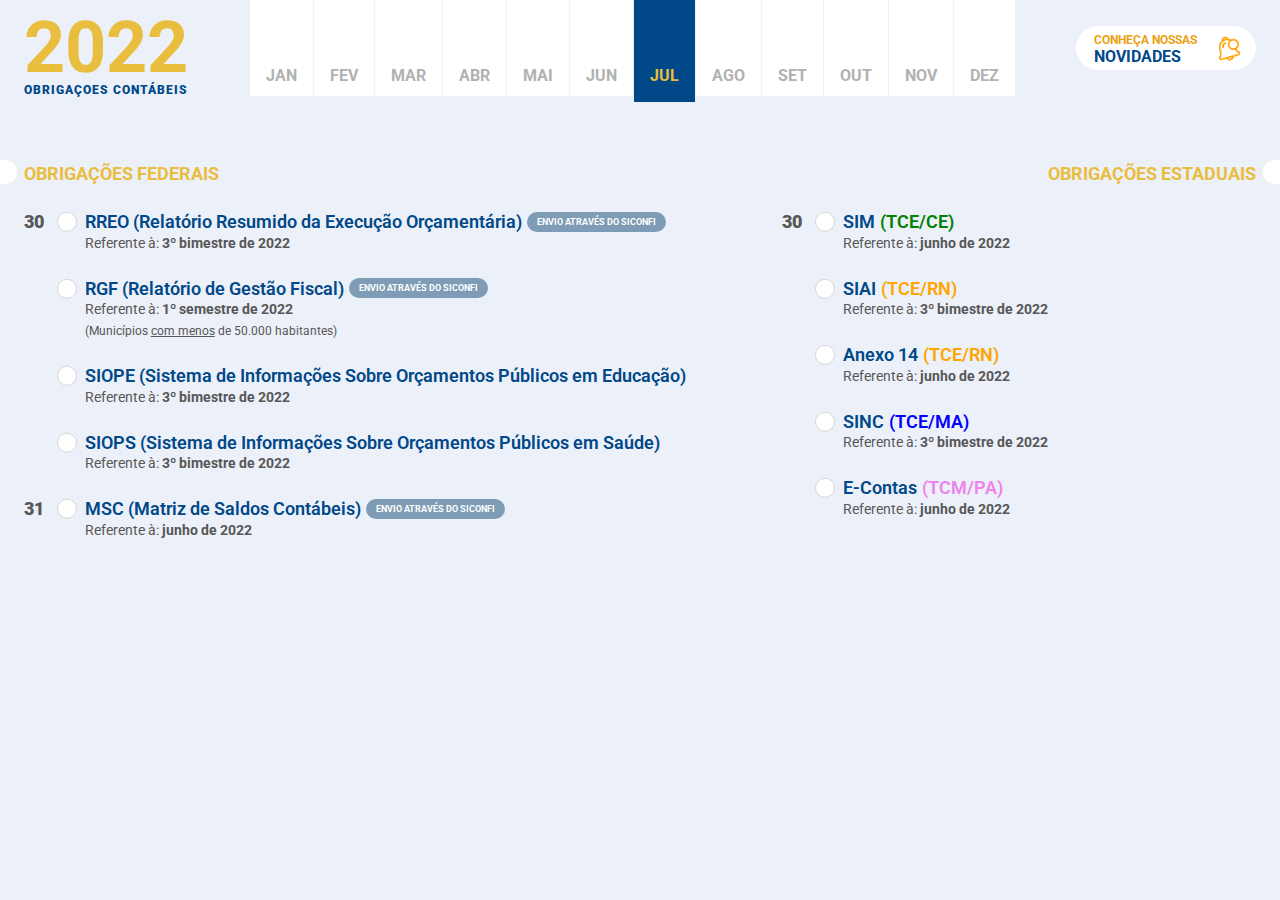
<file: projetoAspec/index.html>
<!DOCTYPE html>
<html class="no-js" lang="pt-br">

<head>
  <meta charset="utf-8">
  <title>Calendário de Obrigações 2022</title>
  <meta name="description" content="Relação mensal das obrigações contábies das entidades municipais" />
  <meta name="viewport" content="width=device-width, initial-scale=1">

  <meta property="og:title" content="">
  <meta property="og:type" content="">
  <meta property="og:url" content="">
  <meta property="og:image" content="">

  <link rel="manifest" href="site.webmanifest">
  <link rel="shortcut icon" href="https://www.aspec.com.br/wp-content/themes/site/favicon.ico" type="image/x-icon">

  <link rel="preconnect" href="https://fonts.googleapis.com">
  <link rel="preconnect" href="https://fonts.gstatic.com" crossorigin>
  <link href="https://fonts.googleapis.com/css2?family=Roboto:wght@300;400;500;700;900&display=swap" rel="stylesheet">
  <link rel="stylesheet" href="css/reset.css">
  <link rel="stylesheet" href="css/main.css">

  <meta name="theme-color" content="#ecf0f9">
</head>

<body>
  <a href="#nav-principal" class="visually-hidden">Pular para o menu principal</a>
  <a href="#main-content" class="visually-hidden">Pular para o conteúdo principal</a>

  <header class="header-container container">
    <h1 class="c-title-page">
      <em class="c-title-page__txt">Obrigaçoes Contábeis</em>
      <strong class="c-title-page__num">2022</strong>
    </h1>
    <!-- Navbar com os botões de dos meses -->
    <nav id="nav-principal" class="navbar">
      <ul>
        <li><a href="#" id="jan-btn" class="btn-month ">Jan</a></li>
        <li><a href="#" id="fev-btn" class="btn-month">Fev</a></li>
        <li><a href="#" id="mar-btn" class="btn-month">Mar</a></li>
        <li><a href="#" id="abr-btn" class="btn-month">Abr</a></li>
        <li><a href="#" id="mai-btn" class="btn-month">Mai</a></li>
        <li><a href="#" id="jun-btn" class="btn-month">Jun</a></li>
        <li><a href="#" id="jul-btn" class="btn-month">Jul</a></li>
        <li><a href="#" id="ago-btn" class="btn-month">Ago</a></li>
        <li><a href="#" id="set-btn" class="btn-month">Set</a></li>
        <li><a href="#" id="out-btn" class="btn-month ">Out</a></li>
        <li><a href="#" id="nov-btn" class="btn-month">Nov</a></li>
        <li><a href="#" id="dez-btn" class="btn-month">Dez</a></li>
      </ul>
    </nav>
    <a href="https://marketing.aspec.com.br/le2IeVOg/novidadesAspec" target="_blank" class="c-cta">
      <small>Conheça nossas</small> <strong>Novidades</strong>
    </a>
  </header>
  <!-- Main com os meses -->
  <main id="main-content" class="main">
    <div class="container">
      <section class="main-header">
        <h2 class="c-heading-section m-left">Obrigações federais</h2>
        <h2 class="c-heading-section m-right">Obrigações estaduais</h2>
      </section>

      <div id="jan" class="month month-jan">
        <!-- Janeiro-->
        <div class="o-col-left">
          <div class="c-task-day">
            <h1 class="c-task-day__num">30</h1>
            <div class="c-task-day__content">
              <div class="task-month">
                <!-- DEFAULT TASK <div class="c-task">
                    <input type="checkbox" name="jan-30" class="c-task__input okCheckBox" id="jan-30-1" />
                    <div class="c-task__content">
                      <label for="jan-30-1" class="c-task__title">RREO(Relatório Resumido da Execução Orçamentária) <em class="c-badge">Envio através do SICONFI</em></label>
                      <ul class="c-task__desc">
                        <li>
                          <span class="h-db">Referente à: <strong>6° bimestre de 2021</strong></span>
                          <small>(Municípios <u>com menos</u> de 50.000 habitantes)</small>
                        </li>
                      </ul>
                    </div>
                  </div> -->
                <div class="c-task">
                  <!-- task 01 -->
                  <input type="checkbox" name="task01" class="c-task__input okCheckBox" id="jan-30-1" />
                  <div class="c-task__content">
                    <label for="jan-30-1" class="c-task__title">RREO (Relatório Resumido da Execução Orçamentária) <em
                        class="c-badge">Envio através do SICONFI</em></label>
                    <ul class="c-task__desc">
                      <li>
                        <span class="h-db">Referente à: <strong>6° bimestre de 2021</strong></span>
                      </li>
                    </ul>
                  </div>
                </div><!-- end task -->
                <div class="c-task">
                  <!-- task 02 -->
                  <input type="checkbox" name="task02" class="c-task__input okCheckBox" id="jan-30-2" />
                  <div class="c-task__content">
                    <label for="jan-30-2" class="c-task__title">RGF (Relatório de Gestão Fiscal) <em
                        class="c-badge">Envio através do SICONFI</em></label>
                    <ul class="c-task__desc">
                      <li>
                        <span class="h-db">Referente à: <strong>2° semestre de 2021</strong></span>
                        <small>(Municípios <u>com menos</u> de 50.000 habitantes)</small>
                      </li>
                      <li>
                        <span class="h-db">Referente à: <strong>3º quadrimestre de 2021</strong></span>
                        <small>(Municípios <u>com mais</u> de 50.000 habitantes)</small>
                      </li>
                    </ul>
                  </div>
                </div><!-- end task -->
                <div class="c-task">
                  <!-- task 03 -->
                  <input type="checkbox" name="task03" class="c-task__input okCheckBox" id="jan-30-3" />
                  <div class="c-task__content">
                    <label for="jan-30-3" class="c-task__title">SIOPE (Sistema de Informações Sobre Orçamentos Públicos
                      em Educação)</label>
                    <ul class="c-task__desc">
                      <li>
                        <span class="h-db">Referente à: <strong>6º bimestre de 2021</strong></span>
                      </li>
                    </ul>
                  </div>
                </div><!-- end task -->
                <div class="c-task">
                  <!-- task 04 -->
                  <input type="checkbox" name="task04" class="c-task__input okCheckBox" id="jan-30-4" />
                  <div class="c-task__content">
                    <label for="jan-30-4" class="c-task__title">SIOPS (Sistema de Informações Sobre Orçamentos Públicos
                      em Saúde)</label>
                    <ul class="c-task__desc">
                      <li>
                        <span class="h-db">Referente à: <strong>6º bimestre de 2021</strong></span>
                      </li>
                    </ul>
                  </div>
                </div><!-- end task -->
              </div>
            </div>
          </div>
          <div class="c-task-day">
            <h1 class="c-task-day__num">31</h1>
            <div class="c-task-day__content">
              <div class="task-month">
                <div class="c-task">
                  <!-- task 01 -->
                  <input type="checkbox" name="jan-31-1" class="c-task__input okCheckBox" id="jan-31-1" />
                  <div class="c-task__content">
                    <label for="jan-31-1" class="c-task__title">CDP (Cadastro da Dívida Pública)</label>
                  </div>
                </div><!-- end task -->
                <div class="c-task">
                  <!-- task 02 -->
                  <input type="checkbox" name="jan-31-2" class="c-task__input okCheckBox" id="jan-31-2" />
                  <div class="c-task__content">
                    <label for="jan-31-2" class="c-task__title">MSC (Matriz de Saldos Contábeis) <em
                        class="c-badge">Envio através do SICONFI</em></label>
                    <ul class="c-task__desc">
                      <li>
                        <span class="h-db">Referente à: <strong>dezembro de 2021</strong></span>
                      </li>
                    </ul>
                  </div>
                </div><!-- end task -->
              </div>
            </div>
          </div>
        </div>
        <div class="o-col-right">
          <div class="c-task-day">
            <h1 class="c-task-day__num">30</h1>
            <div class="c-task-day__content">
              <div class="task-month">
                <div class="c-task">
                  <!-- task 01 -->
                  <input type="checkbox" name="jan-30-ce" class="c-task__input okCheckBox" id="jan-30-ce" />
                  <div class="c-task__content">
                    <label for="jan-30-ce" class="c-task__title">SIM <em class="c-clCE">(TCE/CE)</em></label>
                    <ul class="c-task__desc">
                      <li>
                        <span class="h-db">Referente à: <strong>dezembro de 2021</strong></span>
                      </li>
                    </ul>
                  </div>
                </div><!-- end task -->
                <div class="c-task">
                  <!-- task 02 -->
                  <input type="checkbox" name="jan-30-rn1" class="c-task__input okCheckBox" id="jan-30-rn1" />
                  <div class="c-task__content">
                    <label for="jan-30-rn1" class="c-task__title">SIAI <em class="c-clRN">(TCE/RN)</em></label>
                    <ul class="c-task__desc">
                      <li>
                        <span class="h-db">Referente à: <strong>6º bimestre de 2021</strong></span>
                      </li>
                    </ul>
                  </div>
                </div><!-- end task -->
                <div class="c-task">
                  <!-- task 03 -->
                  <input type="checkbox" name="jan-30-rn2" class="c-task__input okCheckBox" id="jan-30-rn2" />
                  <div class="c-task__content">
                    <label for="jan-30-rn2" class="c-task__title">Anexo 14 <em class="c-clRN">(TCE/RN)</em></label>
                    <ul class="c-task__desc">
                      <li>
                        <span class="h-db">Referente à: <strong>dezembro de 2021</strong></span>
                      </li>
                    </ul>
                  </div>
                </div><!-- end task -->
                <div class="c-task">
                  <!-- task 04 -->
                  <input type="checkbox" name="jan-30-ma" class="c-task__input okCheckBox" id="jan-30-ma" />
                  <div class="c-task__content">
                    <label for="jan-30-ma" class="c-task__title">SINC <em class="c-clMA">(TCE/MA)</em></label>
                    <ul class="c-task__desc">
                      <li>
                        <span class="h-db">Referente à: <strong>6º bimestre de 2021</strong></span>
                      </li>
                    </ul>
                  </div>
                </div><!-- end task -->
                <div class="c-task">
                  <!-- task 05 -->
                  <input type="checkbox" name="jan-30-pa" class="c-task__input okCheckBox" id="jan-30-pa" />
                  <div class="c-task__content">
                    <label for="jan-30-pa" class="c-task__title">E-Contas <em class="c-clPA">(TCM/PA)</em></label>
                    <ul class="c-task__desc">
                      <li>
                        <span class="h-db">Referente à: <strong>dezembro de 2021</strong></span>
                      </li>
                    </ul>
                  </div>
                </div><!-- end task -->
              </div>
            </div>
          </div>
        </div>
        <!-- anotações -->
        <div id="notes-jan" class="container-notes">
          <div>
            <button class="btnNotes" id="btnNotes" onclick="saveNotes()" >anotações</button>
            <button type="submit" onclick="remover()">remover</button> 
          </div>
          <div class="column-notes">
              <input type="text" name="" id="notesInput" class="note-sInput" cols="60" rows="10" input>
              <input type="submit" class="btn-submit" onclick="btnSubmit()"/>
              
          </div>
          <div id="noteList">
          
          </div>
        </div>
      </div>

      <div id="fev" class="month month-fev">
        <!-- Fevereiro -->
        <div class="o-col-left">
          <div class="c-task-day">
            <h1 class="c-task-day__num">28</h1>
            <div class="c-task-day__content">
              <div class="task-month">
                <div class="c-task">
                  <!-- task 01 -->
                  <input type="checkbox" name="fev-28-1" class="c-task__input okCheckBox" id="fev-28-1" />
                  <div class="c-task__content">
                    <label for="fev-28-1" class="c-task__title">MSC (Matriz de Saldos Contábeis) <em
                        class="c-badge">Envio através do SICONFI</em></label>
                    <ul class="c-task__desc">
                      <li>
                        <span class="h-db">Referente à: <strong>janeiro de 2022</strong></span>
                      </li>
                    </ul>
                  </div>
                </div><!-- end task -->
              </div>
            </div>
          </div>
        </div>
        <div class="o-col-right">
          <div class="c-task-day">
            <h1 class="c-task-day__num">28</h1>
            <div class="c-task-day__content">
              <div class="task-month">
                <div class="c-task">
                  <!-- task 01 -->
                  <input type="checkbox" name="fev-28-ce" class="c-task__input okCheckBox" id="fev-28-ce" />
                  <div class="c-task__content">
                    <label for="fev-28-ce" class="c-task__title">SIM <em class="c-clCE">(TCE/CE)</em></label>
                    <ul class="c-task__desc">
                      <li>
                        <span class="h-db">Referente à: <strong>janeiro de 2022</strong></span>
                      </li>
                    </ul>
                  </div>
                </div><!-- end task -->
                <div class="c-task">
                  <!-- task 02 -->
                  <input type="checkbox" name="fev-28-rn1" class="c-task__input okCheckBox" id="fev-28-rn1" />
                  <div class="c-task__content">
                    <label for="fev-28-rn1" class="c-task__title">Anexo 14 <em class="c-clRN">(TCE/RN)</em></label>
                    <ul class="c-task__desc">
                      <li>
                        <span class="h-db">Referente à: <strong>janeiro de 2022</strong></span>
                      </li>
                    </ul>
                  </div>
                </div><!-- end task -->
                <div class="c-task">
                  <!-- task 03 -->
                  <input type="checkbox" name="fev-28-pa" class="c-task__input okCheckBox" id="fev-28-pa" />
                  <div class="c-task__content">
                    <label for="fev-28-pa" class="c-task__title">E-Contas <em class="c-clPA">(TCM/PA)</em></label>
                    <ul class="c-task__desc">
                      <li>
                        <span class="h-db">Referente à: <strong>janeiro de 2022</strong></span>
                      </li>
                    </ul>
                  </div>
                </div><!-- end task -->
              </div>
            </div>
          </div>
        </div>
          <!-- anotações -->
          <div id="notes-fev" class="container-notes">
            <div>
              <button class="btnNotes" id="btnNotes" onclick="saveNotes()" >anotações</button>
            </div>
            <div class="column-notes">
                <input type="text" name="" id="notesInput" class="note-sInput" cols="60" rows="10" input>
                <input type="submit" class="btn-submit" onclick="btnSubmit()"/>
            </div>
            <div id="noteList">
            </div>
          </div>
      </div>

      <div id="mar" class="month month-mar">
        <!-- Março -->
        <div class="o-col-left">
          <div class="c-task-day">
            <h1 class="c-task-day__num">30</h1>
            <div class="c-task-day__content">
              <div class="task-month">
                <div class="c-task">
                  <!-- task 01 -->
                  <input type="checkbox" name="mar-30-1" class="c-task__input okCheckBox" id="mar-30-1" />
                  <div class="c-task__content">
                    <label for="mar-30-1" class="c-task__title">RREO (Relatório Resumido da Execução Orçamentária) <em
                        class="c-badge">Envio através do SICONFI</em></label>
                    <ul class="c-task__desc">
                      <li>
                        <span class="h-db">Referente à: <strong>1° bimestre de 2022</strong></span>
                      </li>
                    </ul>
                  </div>
                </div><!-- end task -->
                <div class="c-task">
                  <!-- task 02 -->
                  <input type="checkbox" name="mar-30-2" class="c-task__input okCheckBox" id="mar-30-2" />
                  <div class="c-task__content">
                    <label for="mar-30-2" class="c-task__title">SIOPE (Sistema de Informações Sobre Orçamentos Públicos
                      em Educação)</label>
                    <ul class="c-task__desc">
                      <li>
                        <span class="h-db">Referente à: <strong>1º bimestre de 2022</strong></span>
                      </li>
                    </ul>
                  </div>
                </div><!-- end task -->
                <div class="c-task">
                  <!-- task 03 -->
                  <input type="checkbox" name="mar-30-3" class="c-task__input okCheckBox" id="mar-30-3" />
                  <div class="c-task__content">
                    <label for="mar-30-3" class="c-task__title">SIOPS (Sistema de Informações Sobre Orçamentos Públicos
                      em Saúde)</label>
                    <ul class="c-task__desc">
                      <li>
                        <span class="h-db">Referente à: <strong>1º bimestre de 2022</strong></span>
                      </li>
                    </ul>
                  </div>
                </div><!-- end task -->
              </div>
            </div>
          </div>
          <div class="c-task-day">
            <h1 class="c-task-day__num">31</h1>
            <div class="c-task-day__content">
              <div class="task-month">
                <div class="c-task">
                  <!-- task 01 -->
                  <input type="checkbox" name="mar-31-1" class="c-task__input okCheckBox" id="mar-31-1" />
                  <div class="c-task__content">
                    <label for="mar-31-1" class="c-task__title">MSC (Matriz de Saldos Contábeis) <em
                        class="c-badge">Envio através do SICONFI</em></label>
                    <ul class="c-task__desc">
                      <li>
                        <span class="h-db">Referente à: <strong>fevereiro de 2022</strong></span>
                      </li>
                    </ul>
                  </div>
                </div><!-- end task -->
                <div class="c-task">
                  <!-- task 02 -->
                  <input type="checkbox" name="mar-31-2" class="c-task__input okCheckBox" id="mar-31-2" />
                  <div class="c-task__content">
                    <label for="mar-31-2" class="c-task__title">MSC de Encerramento (Matriz de Saldos Contábeis) <em
                        class="c-badge">Envio através do SICONFI</em></label>
                    <ul class="c-task__desc">
                      <li>
                        <span class="h-db">Referente à: <strong>2021</strong></span>
                      </li>
                    </ul>
                  </div>
                </div><!-- end task -->
              </div>
            </div>
          </div>
        </div>
        <div class="o-col-right">
          <div class="c-task-day">
            <h1 class="c-task-day__num">30</h1>
            <div class="c-task-day__content">
              <div class="task-month">
                <div class="c-task">
                  <!-- task 01 -->
                  <input type="checkbox" name="mar-30-ce" class="c-task__input okCheckBox" id="mar-30-ce" />
                  <div class="c-task__content">
                    <label for="mar-30-ce" class="c-task__title">SIM <em class="c-clCE">(TCE/CE)</em></label>
                    <ul class="c-task__desc">
                      <li>
                        <span class="h-db">Referente à: <strong>fevereiro de 2022</strong></span>
                      </li>
                    </ul>
                  </div>
                </div><!-- end task -->
                <div class="c-task">
                  <!-- task 02 -->
                  <input type="checkbox" name="mar-30-rn1" class="c-task__input okCheckBox" id="mar-30-rn1" />
                  <div class="c-task__content">
                    <label for="mar-30-rn1" class="c-task__title">SIAI <em class="c-clRN">(TCE/RN)</em></label>
                    <ul class="c-task__desc">
                      <li>
                        <span class="h-db">Referente à: <strong>1º bimestre de 2022</strong></span>
                      </li>
                    </ul>
                  </div>
                </div><!-- end task -->
                <div class="c-task">
                  <!-- task 03 -->
                  <input type="checkbox" name="mar-30-rn2" class="c-task__input okCheckBox" id="mar-30-rn2" />
                  <div class="c-task__content">
                    <label for="mar-30-rn2" class="c-task__title">Anexo 14 <em class="c-clRN">(TCE/RN)</em></label>
                    <ul class="c-task__desc">
                      <li>
                        <span class="h-db">Referente à: <strong>fevereiro de 2022</strong></span>
                      </li>
                    </ul>
                  </div>
                </div><!-- end task -->
                <div class="c-task">
                  <!-- task 04 -->
                  <input type="checkbox" name="mar-30-ma" class="c-task__input okCheckBox" id="mar-30-ma" />
                  <div class="c-task__content">
                    <label for="mar-30-ma" class="c-task__title">SINC <em class="c-clMA">(TCE/MA)</em></label>
                    <ul class="c-task__desc">
                      <li>
                        <span class="h-db">Referente à: <strong>1º bimestre de 2022</strong></span>
                      </li>
                    </ul>
                  </div>
                </div><!-- end task -->
                <div class="c-task">
                  <!-- task 05 -->
                  <input type="checkbox" name="mar-30-pa" class="c-task__input okCheckBox" id="mar-30-pa" />
                  <div class="c-task__content">
                    <label for="mar-30-pa" class="c-task__title">E-Contas <em class="c-clPA">(TCM/PA)</em></label>
                    <ul class="c-task__desc">
                      <li>
                        <span class="h-db">Referente à: <strong>fevereiro de 2022</strong></span>
                      </li>
                    </ul>
                  </div>
                </div><!-- end task -->
              </div>
            </div>
          </div>
        </div>
      </div>

      <div id="abr" class="month month-abr">
        <!-- Abril -->
        <div class="o-col-left">
          <div class="c-task-day">
            <h1 class="c-task-day__num">30</h1>
            <div class="c-task-day__content">
              <div class="task-month">
                <div class="c-task">
                  <!-- task 01 -->
                  <input type="checkbox" name="abr-30-1" class="c-task__input okCheckBox" id="abr-30-1" />
                  <div class="c-task__content">
                    <label for="abr-30-1" class="c-task__title">MSC (Matriz de Saldos Contábeis) <em
                        class="c-badge">Envio através do SICONFI</em></label>
                    <ul class="c-task__desc">
                      <li>
                        <span class="h-db">Referente à: <strong>março de 2022</strong></span>
                      </li>
                    </ul>
                  </div>
                </div><!-- end task -->
                <div class="c-task">
                  <!-- task 02 -->
                  <input type="checkbox" name="abr-30-2" class="c-task__input okCheckBox" id="abr-30-2" />
                  <div class="c-task__content">
                    <label for="abr-30-2" class="c-task__title">DCA (Declaração de Contas Anuais)</label>
                    <ul class="c-task__desc">
                      <li>
                        <span class="h-db">Referente à: <strong>2021</strong></span>
                      </li>
                    </ul>
                  </div>
                </div><!-- end task -->
                <div class="c-task">
                  <!-- task 03 -->
                  <input type="checkbox" name="abr-30-3" class="c-task__input okCheckBox" id="abr-30-3" />
                  <div class="c-task__content">
                    <label for="abr-30-3" class="c-task__title">Competência Tributária</label>
                  </div>
                </div><!-- end task -->
              </div>
            </div>
          </div>
        </div>
        <div class="o-col-right">
          <div class="c-task-day">
            <h1 class="c-task-day__num">30</h1>
            <div class="c-task-day__content">
              <div class="task-month">
                <div class="c-task">
                  <!-- task 01 -->
                  <input type="checkbox" name="abr-30-ce" class="c-task__input okCheckBox" id="abr-30-ce" />
                  <div class="c-task__content">
                    <label for="abr-30-ce" class="c-task__title">SIM <em class="c-clCE">(TCE/CE)</em></label>
                    <ul class="c-task__desc">
                      <li>
                        <span class="h-db">Referente à: <strong>Março de 2022</strong></span>
                      </li>
                    </ul>
                  </div>
                </div><!-- end task -->
                <div class="c-task">
                  <!-- task 02 -->
                  <input type="checkbox" name="abr-30-rn1" class="c-task__input okCheckBox" id="abr-30-rn1" />
                  <div class="c-task__content">
                    <label for="abr-30-rn1" class="c-task__title">Anexo 14 <em class="c-clRN">(TCE/RN)</em></label>
                    <ul class="c-task__desc">
                      <li>
                        <span class="h-db">Referente à: <strong>Março de 2022</strong></span>
                      </li>
                    </ul>
                  </div>
                </div><!-- end task -->
                <div class="c-task">
                  <!-- task 03 -->
                  <input type="checkbox" name="abr-30-pa" class="c-task__input okCheckBox" id="abr-30-pa" />
                  <div class="c-task__content">
                    <label for="abr-30-pa" class="c-task__title">E-Contas <em class="c-clPA">(TCM/PA)</em></label>
                    <ul class="c-task__desc">
                      <li>
                        <span class="h-db">Referente à: <strong>Março de 2022</strong></span>
                      </li>
                    </ul>
                  </div>
                </div><!-- end task -->
              </div>
            </div>
          </div>
        </div>
      </div>

      <div id="mai" class="month month-mai">
        <!-- Maio -->
        <div class="o-col-left">
          <div class="c-task-day">
            <h1 class="c-task-day__num">30</h1>
            <div class="c-task-day__content">
              <div class="task-month">
                <div class="c-task">
                  <!-- task 01 -->
                  <input type="checkbox" name="mai-30-1" class="c-task__input okCheckBox" id="mai-30-1" />
                  <div class="c-task__content">
                    <label for="mai-30-1" class="c-task__title">RREO (Relatório Resumido da Execução Orçamentária) <em
                        class="c-badge">Envio através do SICONFI</em></label>
                    <ul class="c-task__desc">
                      <li>
                        <span class="h-db">Referente à: <strong>2º bimestre de 2022</strong></span>
                      </li>
                    </ul>
                  </div>
                </div><!-- end task -->
                <div class="c-task">
                  <!-- task 02 -->
                  <input type="checkbox" name="mai-30-2" class="c-task__input okCheckBox" id="mai-30-2" />
                  <div class="c-task__content">
                    <label for="mai-30-2" class="c-task__title">RGF (Relatório de Gestão Fiscal) <em
                        class="c-badge">Envio através do SICONFI</em></label>
                    <ul class="c-task__desc">
                      <li>
                        <span class="h-db">Referente à: <strong>1º quadrimestre de 2022</strong></span>
                        <small>(Municípios <u>com mais</u> de 50.000 habitantes)</small>
                      </li>
                    </ul>
                  </div>
                </div><!-- end task -->
                <div class="c-task">
                  <!-- task 03 -->
                  <input type="checkbox" name="mai-30-3" class="c-task__input okCheckBox" id="mai-30-3" />
                  <div class="c-task__content">
                    <label for="mai-30-3" class="c-task__title">SIOPE (Sistema de Informações Sobre Orçamentos Públicos
                      em Educação)</label>
                    <ul class="c-task__desc">
                      <li>
                        <span class="h-db">Referente à: <strong>2º bimestre de 2022</strong></span>
                      </li>
                    </ul>
                  </div>
                </div><!-- end task -->
                <div class="c-task">
                  <!-- task 04 -->
                  <input type="checkbox" name="mai-30-4" class="c-task__input okCheckBox" id="mai-30-4" />
                  <div class="c-task__content">
                    <label for="mai-30-4" class="c-task__title">SIOPS (Sistema de Informações Sobre Orçamentos Públicos
                      em Saúde)</label>
                    <ul class="c-task__desc">
                      <li>
                        <span class="h-db">Referente à: <strong>2º bimestre de 2022</strong></span>
                      </li>
                    </ul>
                  </div>
                </div><!-- end task -->
              </div>
            </div>
          </div>
          <div class="c-task-day">
            <h1 class="c-task-day__num">31</h1>
            <div class="c-task-day__content">
              <div class="task-month">
                <div class="c-task">
                  <!-- task 01 -->
                  <input type="checkbox" name="mai-31-1" class="c-task__input okCheckBox" id="mai-31-1" />
                  <div class="c-task__content">
                    <label for="mai-31-1" class="c-task__title">MSC (Matriz de Saldos Contábeis) <em
                        class="c-badge">Envio através do SICONFI</em></label>
                    <ul class="c-task__desc">
                      <li>
                        <span class="h-db">Referente à: <strong>abril de 2022</strong></span>
                      </li>
                    </ul>
                  </div>
                </div><!-- end task -->
              </div>
            </div>
          </div>
        </div>
        <div class="o-col-right">
          <div class="c-task-day">
            <h1 class="c-task-day__num">30</h1>
            <div class="c-task-day__content">
              <div class="task-month">
                <div class="c-task">
                  <!-- task 01 -->
                  <input type="checkbox" name="mai-30-ce" class="c-task__input okCheckBox" id="mai-30-ce" />
                  <div class="c-task__content">
                    <label for="mai-30-ce" class="c-task__title">SIM <em class="c-clCE">(TCE/CE)</em></label>
                    <ul class="c-task__desc">
                      <li>
                        <span class="h-db">Referente à: <strong>abril de 2022</strong></span>
                      </li>
                    </ul>
                  </div>
                </div><!-- end task -->
                <div class="c-task">
                  <!-- task 02 -->
                  <input type="checkbox" name="mai-30-rn1" class="c-task__input okCheckBox" id="mai-30-rn1" />
                  <div class="c-task__content">
                    <label for="mai-30-rn1" class="c-task__title">SIAI <em class="c-clRN">(TCE/RN)</em></label>
                    <ul class="c-task__desc">
                      <li>
                        <span class="h-db">Referente à: <strong>2º bimestre de 2022</strong></span>
                      </li>
                    </ul>
                  </div>
                </div><!-- end task -->
                <div class="c-task">
                  <!-- task 03 -->
                  <input type="checkbox" name="mai-30-rn2" class="c-task__input okCheckBox" id="mai-30-rn2" />
                  <div class="c-task__content">
                    <label for="mai-30-rn2" class="c-task__title">Anexo 14 <em class="c-clRN">(TCE/RN)</em></label>
                    <ul class="c-task__desc">
                      <li>
                        <span class="h-db">Referente à: <strong>abril de 2022</strong></span>
                      </li>
                    </ul>
                  </div>
                </div><!-- end task -->
                <div class="c-task">
                  <!-- task 04 -->
                  <input type="checkbox" name="mai-30-ma" class="c-task__input okCheckBox" id="mai-30-ma" />
                  <div class="c-task__content">
                    <label for="mai-30-ma" class="c-task__title">SINC <em class="c-clMA">(TCE/MA)</em></label>
                    <ul class="c-task__desc">
                      <li>
                        <span class="h-db">Referente à: <strong>2º bimestre de 2022</strong></span>
                      </li>
                    </ul>
                  </div>
                </div><!-- end task -->
                <div class="c-task">
                  <!-- task 05 -->
                  <input type="checkbox" name="mai-30-pa" class="c-task__input okCheckBox" id="mai-30-pa" />
                  <div class="c-task__content">
                    <label for="mai-30-pa" class="c-task__title">E-Contas <em class="c-clPA">(TCM/PA)</em></label>
                    <ul class="c-task__desc">
                      <li>
                        <span class="h-db">Referente à: <strong>abril de 2022</strong></span>
                      </li>
                    </ul>
                  </div>
                </div><!-- end task -->
              </div>
            </div>
          </div>
        </div>
      </div>

      <div id="jun" class="month month-jun">
        <!-- Junho -->
        <div class="o-col-left">
          <div class="c-task-day">
            <h1 class="c-task-day__num">30</h1>
            <div class="c-task-day__content">
              <div class="task-month">
                <div class="c-task">
                  <!-- task 01 -->
                  <input type="checkbox" name="jun-30-1" class="c-task__input okCheckBox" id="jun-30-1" />
                  <div class="c-task__content">
                    <label for="jun-30-1" class="c-task__title">MSC (Matriz de Saldos Contábeis) <em
                        class="c-badge">Envio através do SICONFI</em></label>
                    <ul class="c-task__desc">
                      <li>
                        <span class="h-db">Referente à: <strong>maio de 2022</strong></span>
                      </li>
                    </ul>
                  </div>
                </div><!-- end task -->
              </div>
            </div>
          </div>
        </div>
        <div class="o-col-right">
          <div class="c-task-day">
            <h1 class="c-task-day__num">30</h1>
            <div class="c-task-day__content">
              <div class="task-month">
                <div class="c-task">
                  <!-- task 01 -->
                  <input type="checkbox" name="jun-30-ce" class="c-task__input okCheckBox" id="jun-30-ce" />
                  <div class="c-task__content">
                    <label for="jun-30-ce" class="c-task__title">SIM <em class="c-clCE">(TCE/CE)</em></label>
                    <ul class="c-task__desc">
                      <li>
                        <span class="h-db">Referente à: <strong>maio de 2022</strong></span>
                      </li>
                    </ul>
                  </div>
                </div><!-- end task -->
                <div class="c-task">
                  <!-- task 02 -->
                  <input type="checkbox" name="jun-30-rn1" class="c-task__input okCheckBox" id="jun-30-rn1" />
                  <div class="c-task__content">
                    <label for="jun-30-rn1" class="c-task__title">Anexo 14 <em class="c-clRN">(TCE/RN)</em></label>
                    <ul class="c-task__desc">
                      <li>
                        <span class="h-db">Referente à: <strong>maio de 2022</strong></span>
                      </li>
                    </ul>
                  </div>
                </div><!-- end task -->
                <div class="c-task">
                  <!-- task 03 -->
                  <input type="checkbox" name="jun-30-pa" class="c-task__input okCheckBox" id="jun-30-pa" />
                  <div class="c-task__content">
                    <label for="jun-30-pa" class="c-task__title">E-Contas <em class="c-clPA">(TCM/PA)</em></label>
                    <ul class="c-task__desc">
                      <li>
                        <span class="h-db">Referente à: <strong>maio de 2022</strong></span>
                      </li>
                    </ul>
                  </div>
                </div><!-- end task -->
              </div>
            </div>
          </div>
        </div>
      </div>

      <div id="jul" class="month month-jul">
        <!-- Julho -->
        <div class="o-col-left">
          <div class="c-task-day">
            <h1 class="c-task-day__num">30</h1>
            <div class="c-task-day__content">
              <div class="task-month">
                <div class="c-task">
                  <!-- task 01 -->
                  <input type="checkbox" name="jul-30-1" class="c-task__input okCheckBox" id="jul-30-1" />
                  <div class="c-task__content">
                    <label for="jul-30-1" class="c-task__title">RREO (Relatório Resumido da Execução Orçamentária) <em
                        class="c-badge">Envio através do SICONFI</em></label>
                    <ul class="c-task__desc">
                      <li>
                        <span class="h-db">Referente à: <strong>3º bimestre de 2022</strong></span>
                      </li>
                    </ul>
                  </div>
                </div><!-- end task -->
                <div class="c-task">
                  <!-- task 02 -->
                  <input type="checkbox" name="jul-30-2" class="c-task__input okCheckBox" id="jul-30-2" />
                  <div class="c-task__content">
                    <label for="jul-30-2" class="c-task__title">RGF (Relatório de Gestão Fiscal) <em
                        class="c-badge">Envio através do SICONFI</em></label>
                    <ul class="c-task__desc">
                      <li>
                        <span class="h-db">Referente à: <strong>1º semestre de 2022</strong></span>
                        <small>(Municípios <u>com menos</u> de 50.000 habitantes)</small>
                      </li>
                    </ul>
                  </div>
                </div><!-- end task -->
                <div class="c-task">
                  <!-- task 03 -->
                  <input type="checkbox" name="jul-30-3" class="c-task__input okCheckBox" id="jul-30-3" />
                  <div class="c-task__content">
                    <label for="jul-30-3" class="c-task__title">SIOPE (Sistema de Informações Sobre Orçamentos Públicos
                      em Educação)</label>
                    <ul class="c-task__desc">
                      <li>
                        <span class="h-db">Referente à: <strong>3º bimestre de 2022</strong></span>
                      </li>
                    </ul>
                  </div>
                </div><!-- end task -->
                <div class="c-task">
                  <!-- task 04 -->
                  <input type="checkbox" name="jul-30-4" class="c-task__input okCheckBox" id="jul-30-4" />
                  <div class="c-task__content">
                    <label for="jul-30-4" class="c-task__title">SIOPS (Sistema de Informações Sobre Orçamentos Públicos
                      em Saúde)</label>
                    <ul class="c-task__desc">
                      <li>
                        <span class="h-db">Referente à: <strong>3º bimestre de 2022</strong></span>
                      </li>
                    </ul>
                  </div>
                </div><!-- end task -->
              </div>
            </div>
          </div>
          <div class="c-task-day">
            <h1 class="c-task-day__num">31</h1>
            <div class="c-task-day__content">
              <div class="task-month">
                <div class="c-task">
                  <!-- task 01 -->
                  <input type="checkbox" name="jul-31-1" class="c-task__input okCheckBox" id="jul-31-1" />
                  <div class="c-task__content">
                    <label for="jul-31-1" class="c-task__title">MSC (Matriz de Saldos Contábeis) <em
                        class="c-badge">Envio através do SICONFI</em></label>
                    <ul class="c-task__desc">
                      <li>
                        <span class="h-db">Referente à: <strong>junho de 2022</strong></span>
                      </li>
                    </ul>
                  </div>
                </div><!-- end task -->
              </div>
            </div>
          </div>
        </div>
        <div class="o-col-right">
          <div class="c-task-day">
            <h1 class="c-task-day__num">30</h1>
            <div class="c-task-day__content">
              <div class="task-month">
                <div class="c-task">
                  <!-- task 01 -->
                  <input type="checkbox" name="jul-30-ce" class="c-task__input okCheckBox" id="jul-30-ce" />
                  <div class="c-task__content">
                    <label for="jul-30-ce" class="c-task__title">SIM <em class="c-clCE">(TCE/CE)</em></label>
                    <ul class="c-task__desc">
                      <li>
                        <span class="h-db">Referente à: <strong>junho de 2022</strong></span>
                      </li>
                    </ul>
                  </div>
                </div><!-- end task -->
                <div class="c-task">
                  <!-- task 02 -->
                  <input type="checkbox" name="jul-30-rn1" class="c-task__input okCheckBox" id="jul-30-rn1" />
                  <div class="c-task__content">
                    <label for="jul-30-rn1" class="c-task__title">SIAI <em class="c-clRN">(TCE/RN)</em></label>
                    <ul class="c-task__desc">
                      <li>
                        <span class="h-db">Referente à: <strong>3º bimestre de 2022</strong></span>
                      </li>
                    </ul>
                  </div>
                </div><!-- end task -->
                <div class="c-task">
                  <!-- task 03 -->
                  <input type="checkbox" name="jul-30-rn2" class="c-task__input okCheckBox" id="jul-30-rn2" />
                  <div class="c-task__content">
                    <label for="jul-30-rn2" class="c-task__title">Anexo 14 <em class="c-clRN">(TCE/RN)</em></label>
                    <ul class="c-task__desc">
                      <li>
                        <span class="h-db">Referente à: <strong>junho de 2022</strong></span>
                      </li>
                    </ul>
                  </div>
                </div><!-- end task -->
                <div class="c-task">
                  <!-- task 04 -->
                  <input type="checkbox" name="jul-30-ma" class="c-task__input okCheckBox" id="jul-30-ma" />
                  <div class="c-task__content">
                    <label for="jul-30-ma" class="c-task__title">SINC <em class="c-clMA">(TCE/MA)</em></label>
                    <ul class="c-task__desc">
                      <li>
                        <span class="h-db">Referente à: <strong>3º bimestre de 2022</strong></span>
                      </li>
                    </ul>
                  </div>
                </div><!-- end task -->
                <div class="c-task">
                  <!-- task 05 -->
                  <input type="checkbox" name="jul-30-pa" class="c-task__input okCheckBox" id="jul-30-pa" />
                  <div class="c-task__content">
                    <label for="jul-30-pa" class="c-task__title">E-Contas <em class="c-clPA">(TCM/PA)</em></label>
                    <ul class="c-task__desc">
                      <li>
                        <span class="h-db">Referente à: <strong>junho de 2022</strong></span>
                      </li>
                    </ul>
                  </div>
                </div><!-- end task -->
              </div>
            </div>
          </div>
        </div>
      </div>

      <div id="ago" class="month month-ago">
        <!-- Agosto -->
        <div class="o-col-left">
          <div class="c-task-day">
            <h1 class="c-task-day__num">31</h1>
            <div class="c-task-day__content">
              <div class="task-month">
                <div class="c-task">
                  <!-- task 01 -->
                  <input type="checkbox" name="ago-31-1" class="c-task__input okCheckBox" id="ago-31-1" />
                  <div class="c-task__content">
                    <label for="ago-31-1" class="c-task__title">MSC (Matriz de Saldos Contábeis) <em
                        class="c-badge">Envio através do SICONFI</em></label>
                    <ul class="c-task__desc">
                      <li>
                        <span class="h-db">Referente à: <strong>julho de 2022</strong></span>
                      </li>
                    </ul>
                  </div>
                </div><!-- end task -->
              </div>
            </div>
          </div>
        </div>
        <div class="o-col-right">
          <div class="c-task-day">
            <h1 class="c-task-day__num">30</h1>
            <div class="c-task-day__content">
              <div class="task-month">
                <div class="c-task">
                  <!-- task 01 -->
                  <input type="checkbox" name="ago-30-ce" class="c-task__input okCheckBox" id="ago-30-ce" />
                  <div class="c-task__content">
                    <label for="ago-30-ce" class="c-task__title">SIM <em class="c-clCE">(TCE/CE)</em></label>
                    <ul class="c-task__desc">
                      <li>
                        <span class="h-db">Referente à: <strong>julho de 2022</strong></span>
                      </li>
                    </ul>
                  </div>
                </div><!-- end task -->
                <div class="c-task">
                  <!-- task 02 -->
                  <input type="checkbox" name="ago-30-rn1" class="c-task__input okCheckBox" id="ago-30-rn1" />
                  <div class="c-task__content">
                    <label for="ago-30-rn1" class="c-task__title">Anexo 14 <em class="c-clRN">(TCE/RN)</em></label>
                    <ul class="c-task__desc">
                      <li>
                        <span class="h-db">Referente à: <strong>julho de 2022</strong></span>
                      </li>
                    </ul>
                  </div>
                </div><!-- end task -->
                <div class="c-task">
                  <!-- task 03 -->
                  <input type="checkbox" name="ago-30-pa" class="c-task__input okCheckBox" id="ago-30-pa" />
                  <div class="c-task__content">
                    <label for="ago-30-pa" class="c-task__title">E-Contas <em class="c-clPA">(TCM/PA)</em></label>
                    <ul class="c-task__desc">
                      <li>
                        <span class="h-db">Referente à: <strong>julho de 2022</strong></span>
                      </li>
                    </ul>
                  </div>
                </div><!-- end task -->
              </div>
            </div>
          </div>
        </div>
      </div>

      <div id="set" class="month month-set">
        <!-- Setembro -->
        <div class="o-col-left">
          <div class="c-task-day">
            <h1 class="c-task-day__num">30</h1>
            <div class="c-task-day__content">
              <div class="task-month">
                <div class="c-task">
                  <!-- task 01 -->
                  <input type="checkbox" name="set-30-1" class="c-task__input okCheckBox" id="set-30-1" />
                  <div class="c-task__content">
                    <label for="set-30-1" class="c-task__title">RREO (Relatório Resumido da Execução Orçamentária) <em
                        class="c-badge">Envio através do SICONFI</em></label>
                    <ul class="c-task__desc">
                      <li>
                        <span class="h-db">Referente à: <strong>4º bimestre de 2022</strong></span>
                      </li>
                    </ul>
                  </div>
                </div><!-- end task -->
                <div class="c-task">
                  <!-- task 02 -->
                  <input type="checkbox" name="set-30-2" class="c-task__input okCheckBox" id="set-30-2" />
                  <div class="c-task__content">
                    <label for="set-30-2" class="c-task__title">RGF (Relatório de Gestão Fiscal) <em
                        class="c-badge">Envio através do SICONFI</em></label>
                    <ul class="c-task__desc">
                      <li>
                        <span class="h-db">Referente à: <strong>2º quadrimestre de 2022</strong></span>
                        <small>(Municípios <u>com mais</u> de 50.000 habitantes)</small>
                      </li>
                    </ul>
                  </div>
                </div><!-- end task -->
                <div class="c-task">
                  <!-- task 03 -->
                  <input type="checkbox" name="set-30-3" class="c-task__input okCheckBox" id="set-30-3" />
                  <div class="c-task__content">
                    <label for="set-30-3" class="c-task__title">SIOPE (Sistema de Informações Sobre Orçamentos Públicos
                      em Educação)</label>
                    <ul class="c-task__desc">
                      <li>
                        <span class="h-db">Referente à: <strong>4º bimestre de 2022</strong></span>
                      </li>
                    </ul>
                  </div>
                </div><!-- end task -->
                <div class="c-task">
                  <!-- task 04 -->
                  <input type="checkbox" name="set-30-4" class="c-task__input okCheckBox" id="set-30-4" />
                  <div class="c-task__content">
                    <label for="set-30-4" class="c-task__title">SIOPS (Sistema de Informações Sobre Orçamentos Públicos
                      em Saúde)</label>
                    <ul class="c-task__desc">
                      <li>
                        <span class="h-db">Referente à: <strong>4º bimestre de 2022</strong></span>
                      </li>
                    </ul>
                  </div>
                </div><!-- end task -->
                <div class="c-task">
                  <!-- task 05 -->
                  <input type="checkbox" name="set-30-5" class="c-task__input okCheckBox" id="set-30-5" />
                  <div class="c-task__content">
                    <label for="set-30-5" class="c-task__title">MSC (Matriz de Saldos Contábeis) <em
                        class="c-badge">Envio através do SICONFI</em></label>
                    <ul class="c-task__desc">
                      <li>
                        <span class="h-db">Referente à: <strong>agosto de 2022</strong></span>
                      </li>
                    </ul>
                  </div>
                </div><!-- end task -->
              </div>
            </div>
          </div>
        </div>
        <div class="o-col-right">
          <div class="c-task-day">
            <h1 class="c-task-day__num">30</h1>
            <div class="c-task-day__content">
              <div class="task-month">
                <div class="c-task">
                  <!-- task 01 -->
                  <input type="checkbox" name="set-30-ce" class="c-task__input okCheckBox" id="set-30-ce" />
                  <div class="c-task__content">
                    <label for="set-30-ce" class="c-task__title">SIM <em class="c-clCE">(TCE/CE)</em></label>
                    <ul class="c-task__desc">
                      <li>
                        <span class="h-db">Referente à: <strong>agosto de 2022</strong></span>
                      </li>
                    </ul>
                  </div>
                </div><!-- end task -->
                <div class="c-task">
                  <!-- task 02 -->
                  <input type="checkbox" name="set-30-rn1" class="c-task__input okCheckBox" id="set-30-rn1" />
                  <div class="c-task__content">
                    <label for="set-30-rn1" class="c-task__title">SIAI <em class="c-clRN">(TCE/RN)</em></label>
                    <ul class="c-task__desc">
                      <li>
                        <span class="h-db">Referente à: <strong>4º bimestre de 2022</strong></span>
                      </li>
                    </ul>
                  </div>
                </div><!-- end task -->
                <div class="c-task">
                  <!-- task 03 -->
                  <input type="checkbox" name="set-30-rn2" class="c-task__input okCheckBox" id="set-30-rn2" />
                  <div class="c-task__content">
                    <label for="set-30-rn2" class="c-task__title">Anexo 14 <em class="c-clRN">(TCE/RN)</em></label>
                    <ul class="c-task__desc">
                      <li>
                        <span class="h-db">Referente à: <strong>agosto de 2022</strong></span>
                      </li>
                    </ul>
                  </div>
                </div><!-- end task -->
                <div class="c-task">
                  <!-- task 04 -->
                  <input type="checkbox" name="set-30-ma" class="c-task__input okCheckBox" id="set-30-ma" />
                  <div class="c-task__content">
                    <label for="set-30-ma" class="c-task__title">SINC <em class="c-clMA">(TCE/MA)</em></label>
                    <ul class="c-task__desc">
                      <li>
                        <span class="h-db">Referente à: <strong>4º bimestre de 2022</strong></span>
                      </li>
                    </ul>
                  </div>
                </div><!-- end task -->
                <div class="c-task">
                  <!-- task 05 -->
                  <input type="checkbox" name="set-30-pa" class="c-task__input okCheckBox" id="set-30-pa" />
                  <div class="c-task__content">
                    <label for="set-30-pa" class="c-task__title">E-Contas <em class="c-clPA">(TCM/PA)</em></label>
                    <ul class="c-task__desc">
                      <li>
                        <span class="h-db">Referente à: <strong>agosto de 2022</strong></span>
                      </li>
                    </ul>
                  </div>
                </div><!-- end task -->
              </div>
            </div>
          </div>
        </div>
      </div>

      <div id="out" class="month month-out">
        <!-- Outubro -->
        <div class="o-col-left">
          <div class="c-task-day">
            <h1 class="c-task-day__num">31</h1>
            <div class="c-task-day__content">
              <div class="task-month">
                <div class="c-task">
                  <!-- task 01 -->
                  <input type="checkbox" name="out-31-1" class="c-task__input okCheckBox" id="out-31-1" />
                  <div class="c-task__content">
                    <label for="out-31-1" class="c-task__title">MSC (Matriz de Saldos Contábeis) <em
                        class="c-badge">Envio através do SICONFI</em></label>
                    <ul class="c-task__desc">
                      <li>
                        <span class="h-db">Referente à: <strong>setembro de 2022</strong></span>
                      </li>
                    </ul>
                  </div>
                </div><!-- end task -->
              </div>
            </div>
          </div>
        </div>
        <div class="o-col-right">
          <div class="c-task-day">
            <h1 class="c-task-day__num">30</h1>
            <div class="c-task-day__content">
              <div class="task-month">
                <div class="c-task">
                  <!-- task 01 -->
                  <input type="checkbox" name="out-30-ce" class="c-task__input okCheckBox" id="out-30-ce" />
                  <div class="c-task__content">
                    <label for="out-30-ce" class="c-task__title">SIM <em class="c-clCE">(TCE/CE)</em></label>
                    <ul class="c-task__desc">
                      <li>
                        <span class="h-db">Referente à: <strong>setembro de 2022</strong></span>
                      </li>
                    </ul>
                  </div>
                </div><!-- end task -->
                <div class="c-task">
                  <!-- task 02 -->
                  <input type="checkbox" name="out-30-rn1" class="c-task__input okCheckBox" id="out-30-rn1" />
                  <div class="c-task__content">
                    <label for="out-30-rn1" class="c-task__title">Anexo 14 <em class="c-clRN">(TCE/RN)</em></label>
                    <ul class="c-task__desc">
                      <li>
                        <span class="h-db">Referente à: <strong>setembro de 2022</strong></span>
                      </li>
                    </ul>
                  </div>
                </div><!-- end task -->
                <div class="c-task">
                  <!-- task 03 -->
                  <input type="checkbox" name="out-30-pa" class="c-task__input okCheckBox" id="out-30-pa" />
                  <div class="c-task__content">
                    <label for="out-30-pa" class="c-task__title">E-Contas <em class="c-clPA">(TCM/PA)</em></label>
                    <ul class="c-task__desc">
                      <li>
                        <span class="h-db">Referente à: <strong>setembro de 2022</strong></span>
                      </li>
                    </ul>
                  </div>
                </div><!-- end task -->
              </div>
            </div>
          </div>
        </div>
      </div>

      <div id="nov" class="month month-nov">
        <!-- Novembro -->
        <div class="o-col-left">
          <div class="c-task-day">
            <h1 class="c-task-day__num">30</h1>
            <div class="c-task-day__content">
              <div class="task-month">
                <div class="c-task">
                  <!-- task 01 -->
                  <input type="checkbox" name="nov-30-1" class="c-task__input okCheckBox" id="nov-30-1" />
                  <div class="c-task__content">
                    <label for="nov-30-1" class="c-task__title">RREO (Relatório Resumido da Execução Orçamentária) <em
                        class="c-badge">Envio através do SICONFI</em></label>
                    <ul class="c-task__desc">
                      <li>
                        <span class="h-db">Referente à: <strong>5º bimestre de 2022</strong></span>
                      </li>
                    </ul>
                  </div>
                </div><!-- end task -->
                <div class="c-task">
                  <!-- task 02 -->
                  <input type="checkbox" name="nov-30-2" class="c-task__input okCheckBox" id="nov-30-2" />
                  <div class="c-task__content">
                    <label for="nov-30-2" class="c-task__title">SIOPE (Sistema de Informações Sobre Orçamentos Públicos
                      em Educação)</label>
                    <ul class="c-task__desc">
                      <li>
                        <span class="h-db">Referente à: <strong>5º bimestre de 2022</strong></span>
                      </li>
                    </ul>
                  </div>
                </div><!-- end task -->
                <div class="c-task">
                  <!-- task 03 -->
                  <input type="checkbox" name="nov-30-3" class="c-task__input okCheckBox" id="nov-30-3" />
                  <div class="c-task__content">
                    <label for="nov-30-3" class="c-task__title">SIOPS (Sistema de Informações Sobre Orçamentos Públicos
                      em Saúde)</label>
                    <ul class="c-task__desc">
                      <li>
                        <span class="h-db">Referente à: <strong>5º bimestre de 2022</strong></span>
                      </li>
                    </ul>
                  </div>
                </div><!-- end task -->
                <div class="c-task">
                  <!-- task 04 -->
                  <input type="checkbox" name="nov-30-4" class="c-task__input okCheckBox" id="nov-30-4" />
                  <div class="c-task__content">
                    <label for="nov-30-4" class="c-task__title">MSC (Matriz de Saldos Contábeis) <em
                        class="c-badge">Envio através do SICONFI</em></label>
                    <ul class="c-task__desc">
                      <li>
                        <span class="h-db">Referente à: <strong>outubro de 2022</strong></span>
                      </li>
                    </ul>
                  </div>
                </div><!-- end task -->
              </div>
            </div>
          </div>
        </div>
        <div class="o-col-right">
          <div class="c-task-day">
            <h1 class="c-task-day__num">30</h1>
            <div class="c-task-day__content">
              <div class="task-month">
                <div class="c-task">
                  <!-- task 01 -->
                  <input type="checkbox" name="nov-30-ce" class="c-task__input okCheckBox" id="nov-30-ce" />
                  <div class="c-task__content">
                    <label for="nov-30-ce" class="c-task__title">SIM <em class="c-clCE">(TCE/CE)</em></label>
                    <ul class="c-task__desc">
                      <li>
                        <span class="h-db">Referente à: <strong>outubro de 2022</strong></span>
                      </li>
                    </ul>
                  </div>
                </div><!-- end task -->
                <div class="c-task">
                  <!-- task 02 -->
                  <input type="checkbox" name="nov-30-rn1" class="c-task__input okCheckBox" id="nov-30-rn1" />
                  <div class="c-task__content">
                    <label for="nov-30-rn1" class="c-task__title">SIAI <em class="c-clRN">(TCE/RN)</em></label>
                    <ul class="c-task__desc">
                      <li>
                        <span class="h-db">Referente à: <strong>5º bimestre de 2022</strong></span>
                      </li>
                    </ul>
                  </div>
                </div><!-- end task -->
                <div class="c-task">
                  <!-- task 03 -->
                  <input type="checkbox" name="nov-30-rn2" class="c-task__input okCheckBox" id="nov-30-rn2" />
                  <div class="c-task__content">
                    <label for="nov-30-rn2" class="c-task__title">Anexo 14 <em class="c-clRN">(TCE/RN)</em></label>
                    <ul class="c-task__desc">
                      <li>
                        <span class="h-db">Referente à: <strong>outubro de 2022</strong></span>
                      </li>
                    </ul>
                  </div>
                </div><!-- end task -->
                <div class="c-task">
                  <!-- task 04 -->
                  <input type="checkbox" name="nov-30-ma" class="c-task__input okCheckBox" id="nov-30-ma" />
                  <div class="c-task__content">
                    <label for="nov-30-ma" class="c-task__title">SINC <em class="c-clMA">(TCE/MA)</em></label>
                    <ul class="c-task__desc">
                      <li>
                        <span class="h-db">Referente à: <strong>5º bimestre de 2022</strong></span>
                      </li>
                    </ul>
                  </div>
                </div><!-- end task -->
                <div class="c-task">
                  <!-- task 05 -->
                  <input type="checkbox" name="nov-30-pa" class="c-task__input okCheckBox" id="nov-30-pa" />
                  <div class="c-task__content">
                    <label for="nov-30-pa" class="c-task__title">E-Contas <em class="c-clPA">(TCM/PA)</em></label>
                    <ul class="c-task__desc">
                      <li>
                        <span class="h-db">Referente à: <strong>outubro de 2022</strong></span>
                      </li>
                    </ul>
                  </div>
                </div><!-- end task -->
              </div>
            </div>
          </div>
        </div>
      </div>

      <div id="dez" class="month month-dez">
        <!-- Dezembro -->
        <div class="o-col-left">
          <div class="c-task-day">
            <h1 class="c-task-day__num">31</h1>
            <div class="c-task-day__content">
              <div class="task-month">
                <div class="c-task">
                  <!-- task 01 -->
                  <input type="checkbox" name="dez-31-1" class="c-task__input okCheckBox" id="dez-31-1" />
                  <div class="c-task__content">
                    <label for="dez-31-1" class="c-task__title">MSC (Matriz de Saldos Contábeis) <em
                        class="c-badge">Envio através do SICONFI</em></label>
                    <ul class="c-task__desc">
                      <li>
                        <span class="h-db">Referente à: <strong>novembro de 2022</strong></span>
                      </li>
                    </ul>
                  </div>
                </div><!-- end task -->
              </div>
            </div>
          </div>
        </div>
        <div class="o-col-right">
          <div class="c-task-day">
            <h1 class="c-task-day__num">30</h1>
            <div class="c-task-day__content">
              <div class="task-month">
                <div class="c-task">
                  <!-- task 01 -->
                  <input type="checkbox" name="dez-30-ce" class="c-task__input okCheckBox" id="dez-30-ce" />
                  <div class="c-task__content">
                    <label for="dez-30-ce" class="c-task__title">SIM <em class="c-clCE">(TCE/CE)</em></label>
                    <ul class="c-task__desc">
                      <li>
                        <span class="h-db">Referente à: <strong>novembro de 2022</strong></span>
                      </li>
                    </ul>
                  </div>
                </div><!-- end task -->
                <div class="c-task">
                  <!-- task 02 -->
                  <input type="checkbox" name="dez-30-rn1" class="c-task__input okCheckBox" id="dez-30-rn1" />
                  <div class="c-task__content">
                    <label for="dez-30-rn1" class="c-task__title">Anexo 14 <em class="c-clRN">(TCE/RN)</em></label>
                    <ul class="c-task__desc">
                      <li>
                        <span class="h-db">Referente à: <strong>novembro de 2022</strong></span>
                      </li>
                    </ul>
                  </div>
                </div><!-- end task -->
                <div class="c-task">
                  <!-- task 03 -->
                  <input type="checkbox" name="dez-30-pa" class="c-task__input okCheckBox" id="dez-30-pa" />
                  <div class="c-task__content">
                    <label for="dez-30-pa" class="c-task__title">E-Contas <em class="c-clPA">(TCM/PA)</em></label>
                    <ul class="c-task__desc">
                      <li>
                        <span class="h-db">Referente à: <strong>novembro de 2022</strong></span>
                      </li>
                    </ul>
                  </div>
                </div><!-- end task -->
              </div>
            </div>
          </div>
        </div>
      </div>

    </div>
  </main>
  
  <script src="../main.js"></script>
</body>

</html>
</file>
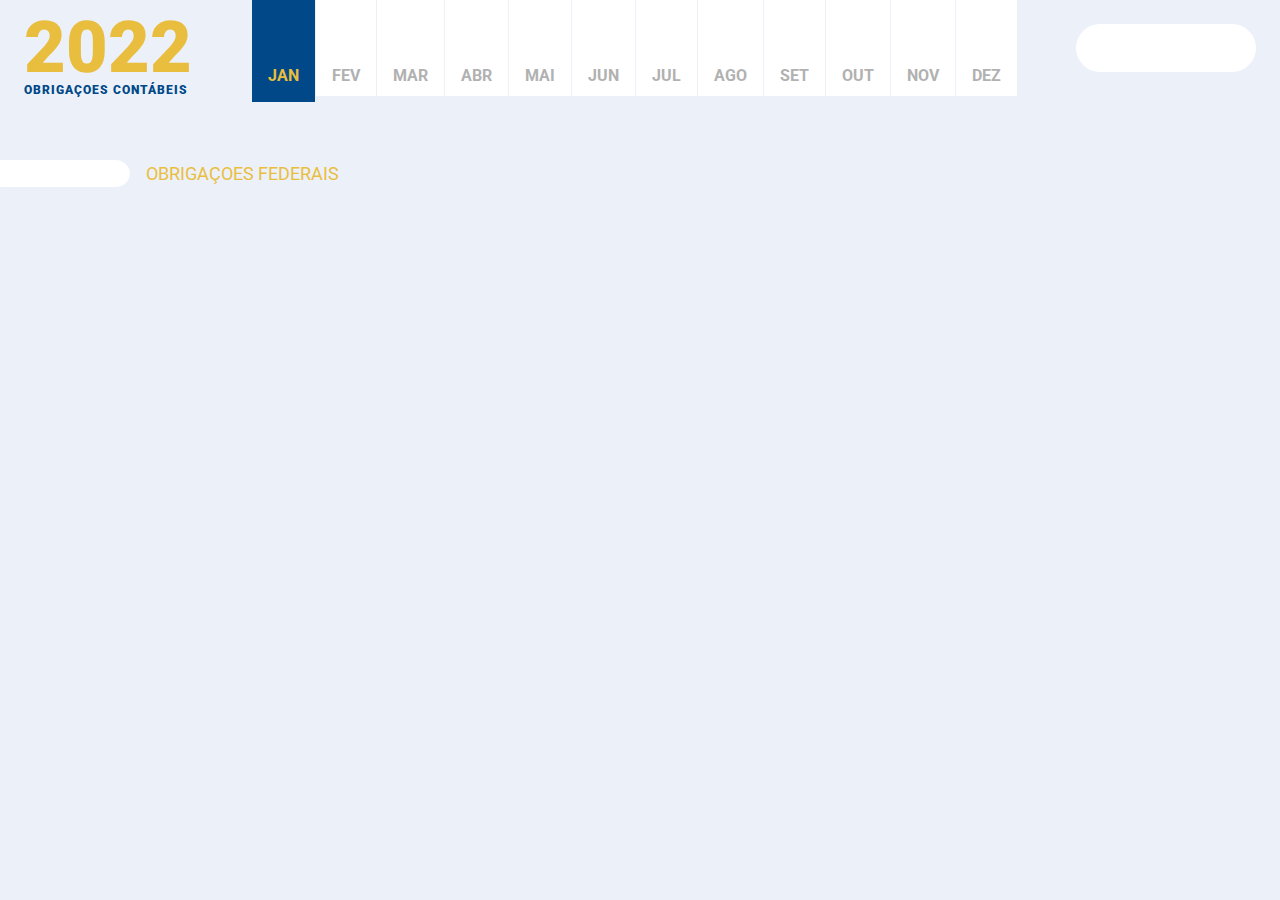
<file: calendario-main/calendario-main/calendarioAspecInfo/index.html>
<!doctype html>
<html class="no-js" lang="pt-br">
<head>
  <meta charset="utf-8">
  <title>Calendário de Obrigações 2022</title>
  <meta name="description" content="Relação mensal das obrigações contábies das entidades municipais">
  <meta name="viewport" content="width=device-width, initial-scale=1">

  <meta property="og:title" content="">
  <meta property="og:type" content="">
  <meta property="og:url" content="">
  <meta property="og:image" content="">

  <link rel="manifest" href="site.webmanifest">
  <link rel="apple-touch-icon" href="icon.png">

  <link rel="preconnect" href="https://fonts.googleapis.com">
  <link rel="preconnect" href="https://fonts.gstatic.com" crossorigin>
  <link href="https://fonts.googleapis.com/css2?family=Roboto:wght@300;400;500;700;900&display=swap" rel="stylesheet">
  <link rel="stylesheet" href="css/reset.css">
  <link rel="stylesheet" href="css/main.css">

  <meta name="theme-color" content="#ecf0f9">
</head>
<body>
  <a href="#nav-principal" class="visually-hidden">Pular para o menu principal</a>
  <a href="#main-content" class="visually-hidden">Pular para o conteúdo principal</a>

  <header class="header-container container">
    <h1 class="c-title-page">
      <em class="c-title-page__txt">Obrigaçoes Contábeis</em> <strong class="c-title-page__num">2022</strong>
    </h1>
    <nav id="nav-principal" class="navbar">
      <ul>
        <li><a href="#" id="janeiro" class="btn-month active">Jan</a></li>
        <li><a href="#" id="fevereiro" class="btn-month">Fev</a></li>
        <li><a href="#" id="março" class="btn-month">Mar</a></li>
        <li><a href="#" id="abril" class="btn-month">Abr</a></li>
        <li><a href="#" id="maio" class="btn-month">Mai</a></li>
        <li><a href="#" id="junho" class="btn-month">Jun</a></li>
        <li><a href="#" id="julho" class="btn-month">Jul</a></li>
        <li><a href="#" id="agosto" class="btn-month">Ago</a></li>
        <li><a href="#" id="setembro" class="btn-month">Set</a></li>
        <li><a href="#" id="outubro" class="btn-month">Out</a></li>
        <li><a href="#" id="novembro" class="btn-month">Nov</a></li>
        <li><a href="#" id="dezembro" class="btn-month">Dez</a></li>
      </ul>
    </nav>
    <a href="#" class="c-cta"></a>
  </header>
  <!-- Main --> 
  <main id="main-content">
      <section class="container-column">
        <div class="tipos-obrigacoes">
          <span></span>
          <p>OBRIGAÇOES FEDERAIS</p>
        </div>
    <!-- janeiro-->
        <div id="jan" class="month section-janeiro">
          <!-- tarefas dia 30 -->
          <div class="day-month">
            <div>
              <h1 class="btn-dia">30</h1>
            </div>
            <div class="container-column">
              <!-- Tarefas month -->
              <div class="tarefas-month">
                <div class="opt-tarefas">
                <!-- input -->
                  <input type="checkbox"  name="check1" class="okCheckBox" id="check1"/>
                  <label for="check1"></label>
                  <h1 class="txtTitulo">
                    RREO(Relatório Resumido da Execução Orçamentária)
                  </h1>
                  <p>ENVIO ATRAVÉS DO SICONFI</p>
                </div>
                <div class="info-tarefa">
                  <p class="txtParag">
                    Referente à: <strong>6° bimestre de 2021</strong>
                  </p>
                </div>
              </div>
              <!-- Tarefas-month -->
              <div class="tarefas-month">
                <div class="tarefas-month">
                  <div class="opt-tarefas">
                 <!-- input -->
                    <input type="checkbox" name="check2" class="okCheckBox" id="check2" />
                    <label for="check2"></label>
                    <h1 class="txtTitulo">RGF(Relatório de Gestão Fiscal)</h1>
                    <p>ENVIO ATRAVÉS DO SICONFI</p>
                  </div>
                  <!-- Info-Tarefas -->
                  <div class="info-tarefa">
                    <div>
                      <p class="txtParag">
                        Referente à: <strong>2° semestre de 2021</strong>
                      </p>
                      <p class="txtComent">
                        (Municípios com menos de 50.000 habitantes)
                      </p>
                    </div>
                    <div>
                      <p class="txtParag">
                        Referente à: <strong>2° semestre de 2021</strong>
                      </p>
                      <p class="txtComent">
                        (Municípios com menos de 50.000 habitantes)
                      </p>
                    </div>
                  </div>
                </div>
              </div>
              <!-- Tarefas-month -->
              <div class="tarefas-month">
                <div class="tarefas-month">
                  <div class="opt-tarefas">
                    <!-- input -->
                    <input  type="checkbox" name="check3" class="okCheckBox" id="check3" />
                    <label for="check3"></label>
                    <h1 class="txtTitulo">
                      SIOPE(Sistema de Informações Sobre Orçamentos Públicos em
                      Educação)
                    </h1>
                  </div>
                  <!-- Info-Tarefas -->
                  <div class="info-tarefa">
                    <div>
                      <p class="txtParag">
                        Referente à: <strong>6° bimestre de 2021</strong>
                      </p>
                      <p class="txtComent"></p>
                    </div>
                    <div>
                      <p class="txtParag"></p>
                      <p class="txtComent"></p>
                    </div>
                  </div>
                </div>
              </div>
              <!-- Tarefas-month -->
              <div class="tarefas-month">
                <div class="tarefas-month">
                  <div class="opt-tarefas">
                    <!-- input -->
                    <input  type="checkbox" name="check4" class="okCheckBox" id="check4" />
                    <label for="check4"></label>
                    <h1 class="txtTitulo">
                      SIOPS(Sistema de Informações Sobre Orçamentos Públicos em
                      Saúde)
                    </h1>
                  </div>
                  <!-- Info-Tarefas -->
                  <div class="info-tarefa">
                    <div>
                      <p class="txtParag">
                        Referente à: <strong>6° bimestre de 2021</strong>
                      </p>
                      <p class="txtComent"></p>
                    </div>
                    <div>
                      <p class="txtParag"></p>
                      <p class="txtComent"></p>
                    </div>
                  </div>
                </div>
              </div>
            </div>
          </div>
          <!-- ============================-->
          <!-- tarefas dia 31 -->
          <div class="day-month">
            <div>
              <h1 class="btn-dia">31</h1>
            </div>
            <div class="container-column">
              <!-- Tarefas-month -->
              <div class="tarefas-month">
                <div class="opt-tarefas">
                  <!-- input -->
                  <input type="checkbox" name="check5" class="okCheckBox" id="check5"/>
                  <label for="check5"></label>
                  <h1 class="txtTitulo">CDP(Cadastro da Dívida Pública)</h1>
                </div>
                <div class="info-tarefa">
                  <p class="txtParag"></p>
                </div>
              </div>
              <!-- Tarefas-month -->
              <div class="tarefas-month">
                <div class="opt-tarefas">
                  <!-- input -->
                  <input  type="checkbox" name="check6" class="okCheckBox" id="check6"/>
                 <label for="check6"></label>
                  <h1 class="txtTitulo">MSC(Matriz de Saldos Contábeis)</h1>
                </div>
                <div class="info-tarefa">
                  <p class="txtParag">
                    Referente à: <strong>dezembro de 2021</strong>
                  </p>
                </div>
              </div>
            </div>
          </div>
        </div>
        
    <!-- Fevereiro -->
        <div id="fev" class="month section-fevereiro">
          <!-- tarefas dia 1 -->
          <div class="day-month">
            <div>
              <h1 class="btn-dia">1</h1>
            </div>
            <div class="container-column">
              <!-- Tarefas month -->
              <div class="tarefas-month">
                <div class="opt-tarefas">
                  <input type="checkbox" name="check7" class="okCheckBox" id="check7" />
                  <label for="check7"></label>
                  <h1 class="txtTitulo">
                    RREO(Relatório Resumido da Execução Orçamentária)
                  </h1>
                  <p>ENVIO ATRAVÉS DO SICONFI</p>
                </div>
                <div class="info-tarefa">
                  <p class="txtParag">
                    Referente à: <strong>6° bimestre de 2021</strong>
                  </p>
                </div>
              </div>
              <!-- Tarefas-month -->
              <div class="tarefas-month">
                <div class="tarefas-month">
                  <div class="opt-tarefas">
                    <input type="checkbox" name="check8" class="okCheckBox" id="check8" />
                    <label for="check8"></label>
                    <h1 class="txtTitulo">RGF(Relatório de Gestão Fiscal)</h1>
                    <p>ENVIO ATRAVÉS DO SICONFI</p>
                  </div>
                  <!-- Info-Tarefas -->
                  <div class="info-tarefa">
                    <div>
                      <p class="txtParag">
                        Referente à: <strong>2° semestre de 2021</strong>
                      </p>
                      <p class="txtComent">
                        (Municípios com menos de 50.000 habitantes)
                      </p>
                    </div>
                    <div>
                      <p class="txtParag">
                        Referente à: <strong>2° semestre de 2021</strong>
                      </p>
                      <p class="txtComent">
                        (Municípios com menos de 50.000 habitantes)
                      </p>
                    </div>
                  </div>
                </div>
              </div>
              <!-- Tarefas-month -->
              <div class="tarefas-month">
                <div class="tarefas-month">
                  <div class="opt-tarefas">
                    <input type="checkbox" name="check9" class="okCheckBox" id="check9" />
                    <label for="check9"></label>
                    <h1 class="txtTitulo">
                      SIOPE(Sistema de Informações Sobre Orçamentos Públicos em
                      Educação)
                    </h1>
                  </div>
                  <!-- Info-Tarefas -->
                  <div class="info-tarefa">
                    <div>
                      <p class="txtParag">
                        Referente à: <strong>6° bimestre de 2021</strong>
                      </p>
                      <p class="txtComent"></p>
                    </div>
                    <div>
                      <p class="txtParag"></p>
                      <p class="txtComent"></p>
                    </div>
                  </div>
                </div>
              </div>
              <!-- Tarefas-month -->
              <div class="tarefas-month">
                <div class="tarefas-month">
                  <div class="opt-tarefas">
                    <input type="checkbox" name="check10" class="okCheckBox" id="check10" />
                    <label for="check10"></label>
                    <h1 class="txtTitulo">
                      SIOPS(Sistema de Informações Sobre Orçamentos Públicos em
                      Saúde)
                    </h1>
                  </div>
                  <!-- Info-Tarefas -->
                  <div class="info-tarefa">
                    <div>
                      <p class="txtParag">
                        Referente à: <strong>6° bimestre de 2021</strong>
                      </p>
                      <p class="txtComent"></p>
                    </div>
                    <div>
                      <p class="txtParag"></p>
                      <p class="txtComent"></p>
                    </div>
                  </div>
                </div>
              </div>
            </div>
          </div>
          <!-- tarefas dia 5 -->
          <div class="day-month">
            <div>
              <h1 class="btn-dia">5</h1>
            </div>
            <div class="container-column">
              <!-- Tarefas-month -->
              <div class="tarefas-month">
                <div class="opt-tarefas">
                  <input type="checkbox" name="check11" class="okCheckBox" id="check11"/>
                  <label for="check11"></label>
                  <h1 class="txtTitulo">CDP(Cadastro da Dívida Pública)</h1>
                </div>
                <div class="info-tarefa">
                  <p class="txtParag"></p>
                </div>
              </div>
              <!-- Tarefas-month -->
              <div class="tarefas-month">
                <div class="opt-tarefas">
                  <input  type="checkbox" name="check12" class="okCheckBox" id="check12"/>
                  <label for="check12"></label>
                  <h1 class="txtTitulo">MSC(Matriz de Saldos Contábeis)</h1>
                </div>
                <div class="info-tarefa">
                  <p class="txtParag">
                    Referente à: <strong>dezembro de 2021</strong>
                  </p>
                </div>
              </div>
            </div>
          </div>
        </div>
      </section>
    </main>

    <script src="./main.js"></script>
  </body>
</html>
</file>
<file: projetoAspec/css/main.css>
/* reset */
*,
*::before,
*::after {
  box-sizing: border-box;
}

svg {
  fill: currentColor;
}
a {
  text-decoration: none;
}
strong {
  font-weight: 700;
}
/* reset */

/* Helpers */
.visually-hidden {
  border: 0;
  clip: rect(0 0 0 0);
  height: 1px;
  margin: -1px;
  overflow: hidden;
  padding: 0;
  position: absolute;
  white-space: nowrap;
  width: 1px;
}
.visually-hidden:focus {
  clip: auto;
  height: auto;
  margin: 0;
  overflow: visible;
  position: absolute;
  top: 1rem;
  left: 1rem;
  width: auto;
}

.h-db {
  display: block;
}
/* Helpers */

/* Default */
html {
  font-family: sans-serif;
  line-height: 1.15;
  -webkit-text-size-adjust: 100%;
  -webkit-tap-highlight-color: #000000;
}

body {
  font-family: "Roboto", Tahoma, "DejaVu Sans", sans-serif;
  font-size: 1rem;
  text-align: left;
  margin: 0;
  line-height: 1.5;
  color: #575757;
  background-color: #ecf0f9;
}

.container {
  max-width: 1280px;
  padding: 0 1.5rem;
  margin: 0 auto;
}
/* Default */

/* header section */
.c-title-page {
  color: #e9be3e;
  font-weight: 900;
  line-height: 1;
  display: flex;
  flex-flow: column-reverse;
  align-self: flex-end;
}
.c-title-page__num {
  font-size: 4.5rem;
}
.c-title-page__txt {
  color: #004888;
  font-size: 0.78rem;
  letter-spacing: 1px;
  text-transform: uppercase;
}

.c-cta {
  font-weight: bold;
  text-transform: uppercase;
  line-height: 1.2;
  display: flex;
  flex-direction: column;
  width: 180px;
  padding: 7px 18px 4px;
  background: #fff url(../images/cta-icon.png) 90% center no-repeat;
  background-size: 12%;
  border-radius: 50px;
}
.c-cta small {
  font-size: 12px;
  color: #eaa010;
}
.c-cta strong {
  color: #004888;
}

.navbar {
  align-self: flex-end;
}
.navbar ul {
  display: flex;
}
.navbar li:not(:last-child) {
  margin-right: 1px;
}

.btn-month {
  display: block;
  color: #b1b1b1;
  text-transform: uppercase;
  font-weight: 700;
  padding: 4rem 1rem 0.5rem;
  background-color: #fff;
}
.btn-month:hover {
  color: #e9be3e;
  background-color: #004888;
  transition: 0.3s;
}
.btn-month.active {
  color: #e9be3e;
  background-color: #004888;
  box-shadow: 0 6px 0 #004888;
}
/* header section */
.main {
  overflow: hidden;
  margin-top: 4rem;
}
.main-header,
.month.marcado {
  display: grid;
  grid-template-columns: repeat(2, 1fr);
  column-gap: 0.4rem;
}
.main-header {
  margin-bottom: 1.5rem;
}

/* interação com os meses */
.month {
  display: none;
}
.marcado {
  display: block;
}
/* interação com os meses */

/* .month {} */

/* header main */
.c-heading-section {
  position: relative;
  color: #e9be3e;
  font-size: 1rem;
  font-weight: 700;
  line-height: 1;
  text-transform: uppercase;
}
.c-heading-section.m-right {
  text-align: right;
}
.c-heading-section::before {
  content: "";
  width: 100%;
  height: 1.5rem;
  display: block;
  background-color: #fff;
  position: absolute;
}
.c-heading-section.m-left::before {
  border-radius: 0 20px 20px 0;
  right: 101%;
}
.c-heading-section.m-right::before {
  border-radius: 20px 0 0 20px;
  left: 101.5%;
}

/* Dias do Mês */
.c-task-day {
  display: flex;
  flex-direction: row;
  gap: 0.8rem;
}

.c-task-day__num {
  font-size: 18px;
  font-weight: 900;
  line-height: 1;
  margin-top: 2px;
}
.column-notes{
  display: none;
}

/* ################################################# */
/* BOTAO PARA MARCA QUE ATIVIDADE FOI FEITA */
input[type="checkbox"] {
  appearance: none;
  background-color: #fff;
  margin: 2px 0 0;
  font: inherit;
  color: rgb(216, 214, 214);
  width: 20px;
  height: 20px;
  border: 1px solid currentColor;
  border-radius: 50%;
  transform: translateY(-0.075em);
}

input[type="checkbox"] {
  /* ...existing styles */
  display: grid;
  place-content: center;
  cursor: pointer;
}
/* input[type="checkbox"]:checked {} */

input[type="checkbox"]::before {
  content: "";
  display: block;
  width: 12px;
  height: 12px;
  border-color: #004888;
  background-color: #e9be3e;
  border-radius: 50%;
  transform: scale(0);
  transition: 120ms transform ease-in-out;
  /* box-shadow: inset 1em 1em #e9be3e; */
  /* cursor: pointer; */
}

.c-task:hover input[type="checkbox"] {
  border-color: #004888;
}
input[type="checkbox"]:checked::before {
  transform: scale(1);
}
/* #################################################### */

.c-task {
  display: flex;
  column-gap: 0.5rem;
  margin-bottom: 1.5rem;
}
.c-task__title {
  display: flex;
  align-items: center;
  column-gap: 5px;
  font-size: 18px;
  font-weight: 600;
  line-height: 1.2;
  color: #004888;
}
.c-task__desc {
  display: flex;
  column-gap: 1rem;
  font-size: 14px;
}
.c-task__desc small {
  font-size: 12px;
}

.c-badge {
  color: #ffffff;
  font-size: 9px;
  font-weight: 700;
  display: inline-flex;
  text-transform: uppercase;
  white-space: nowrap;
  padding: 5px 10px 4px;
  border-radius: 50px;
  background: #7e9cb6;
}

.c-clCE {
  color: green;
}
.c-clRN {
  color: orange;
}
.c-clMA {
  color: blue;
}
.c-clPA {
  color: violet;
}

/* Info-Tarefas */
.info-tarefa {
  display: flex;
  gap: 1rem;
  margin-bottom: 0.8rem;
  margin-left: 40px;
}

.txtComent {
  font-size: 12px;
  color: #575757;
}

/* 
  RESPONSIVE
*/
@media (max-width: 760px) {
  .container {
    padding: 0 3px;
  }

  .c-title-page {
    position: absolute;
    left: 0;
    bottom: 0;
  }

  .navbar {
    width: 100%;
    overflow-x: auto;
  }

  .c-cta {
    display: none;
  }
}

@media (min-width: 1000px) {
  .header-container {
    display: flex;
    justify-content: space-between;
    align-items: center;
  }

  .main-header,
  .month.marcado {
    grid-template-columns: 3fr 2fr;
    column-gap: 3rem;
  }

  .c-heading-section {
    font-size: 18px;
    line-height: inherit;
  }
}
</file>
<file: calendario-main/calendario-main/calendarioAspecInfo/css/main.css>
/* reset */
*,
*::before,
*::after { box-sizing: border-box; }

svg { fill: currentColor; }

a {
    text-decoration: none;
}
/* reset */

/* Helpers */
.visually-hidden {
    border:0;
    clip:rect(0 0 0 0);
    height:1px;
    margin:-1px;
    overflow:hidden;
    padding:0;
    position:absolute;
    white-space:nowrap;
    width:1px;
}
.visually-hidden:focus {
    clip:auto;
    height:auto;
    margin:0;
    overflow:visible;
    position:absolute;
    top:1rem;
    left:1rem;
    width:auto;
}
/* Helpers */

/* Default */
html {
    font-family: sans-serif;
    line-height: 1.15;
    -webkit-text-size-adjust: 100%;
    -webkit-tap-highlight-color: #000000;
}

body{
    font-family: 'Roboto', Tahoma, 'DejaVu Sans', sans-serif;
    font-size: 1rem;
    text-align: left;
    margin: 0;
    line-height: 1.5;
    color: #575757;
    background-color: #ecf0f9;
}

.container {
    max-width: 1280px;
    padding: 0 1.5rem;
    margin: 0 auto;
}
/* Default */

/* header section */
.c-title-page {
    color: #e9be3e;
    font-weight: 900;
    line-height: 1;
    display: flex;
    flex-flow: column-reverse;
    align-self: flex-end;
}
.c-title-page__num { font-size: 4.5rem; }
.c-title-page__txt {
    color: #004888;
    font-size: .78rem;
    letter-spacing: 1px;
    text-transform: uppercase;
}

.c-cta {
    display: block;
    border-radius: 50px;
    width: 180px;
    height: 48px;
    background-color: #fff;

}

.navbar { align-self: flex-end; }
.navbar ul { display: flex; }
.navbar li:not(:last-child) { margin-right: 1px; }

.header-container{
    display: flex;
    justify-content: space-between;
    align-items: center;
}

.btn-month {
    display: block;
    color: #b1b1b1;
    text-transform: uppercase;
    font-weight: 700;
    padding: 4rem 1rem 0.5rem;
    background-color: #fff;
}
.btn-month:hover {
    color: #e9be3e;
    background-color: #004888;
    transition: 0.3s;
}
.btn-month.active {
    color: #e9be3e;
    background-color: #004888;
    box-shadow: 0 6px 0 #004888;
}
/* header section */


main{
    display: flex;
    align-items: center;
    justify-content: space-between;
    margin-top: 4.0rem;
}

/* section */
.tipos-obrigacoes {
    display: flex;
    gap: 1.0rem;
}

.tipos-obrigacoes span {
    padding: 0.5rem 4.0rem;
    border-radius: 0px 20px 20px 0px;
    background: #ffffff;
    border: 1px solid #ffffff;
}

.tipos-obrigacoes p {
    font-size: 18px;
    color: #e9be3e;
}

/* Dias do Mês */
.day-month {
    margin: 2.0rem;
    display: flex;
    flex-direction: row;
    gap: 1.0rem;

}

.day-month h1 {
    font-size: 20px;
    color: #004888;
}

/* BOTAO PARA MARCA QUE ATIVIDADE FOI FEITA */
.okCheckBox{
    display: none;
}
.okCheckBox + label::before{
 content: '';
  display: flex;
  width: 1em;
  height: 1em;
  border-radius: 3px;
  margin-right: 1px;
  border: 2px solid rgb(89, 180, 208);
  border-radius: 10px;
  margin-bottom: -2px;
  cursor: pointer;
}
.okCheckBox:checked + label{
   
    color:rgb(243, 251, 3);
    border-radius: 10px;
}
.okCheckBox:checked + label{
    display: block;
    align-items: center;
    justify-content: center;
    border-radius: 300px;
    
    height: 6px;
    background:rgb(247, 232, 11);
}

/* pagina das atividades dos meses */


/* Tarefas-month */
.tarefas-month p {
    gap: 2.0rem;
}

.opt-tarefas {
    display: flex;
    gap: 1.5rem;
}

.opt-tarefas p {
    padding: 5px 10px 0;
    font-size: 10px;
    border-radius: 20px;

    color: #ffffff;
    background: #7E9CB6;

}

/* Info-Tarefas */
.info-tarefa {
    display: flex;
    gap: 1.0rem;
    margin-bottom: 0.8rem;
    margin-left: 40px;
}

.txtParag {
    margin-top: 8px;
    font-size: 15px;
    color: #575757;
}

.txtComent {
    font-size: 12px;
    color: #575757;
}
/* javaScript ativando e desativando */
.section-janeiro {
    display: none;
}

.section-fevereiro {
    display: none;
}

.active {
    display: block
}
</file>
